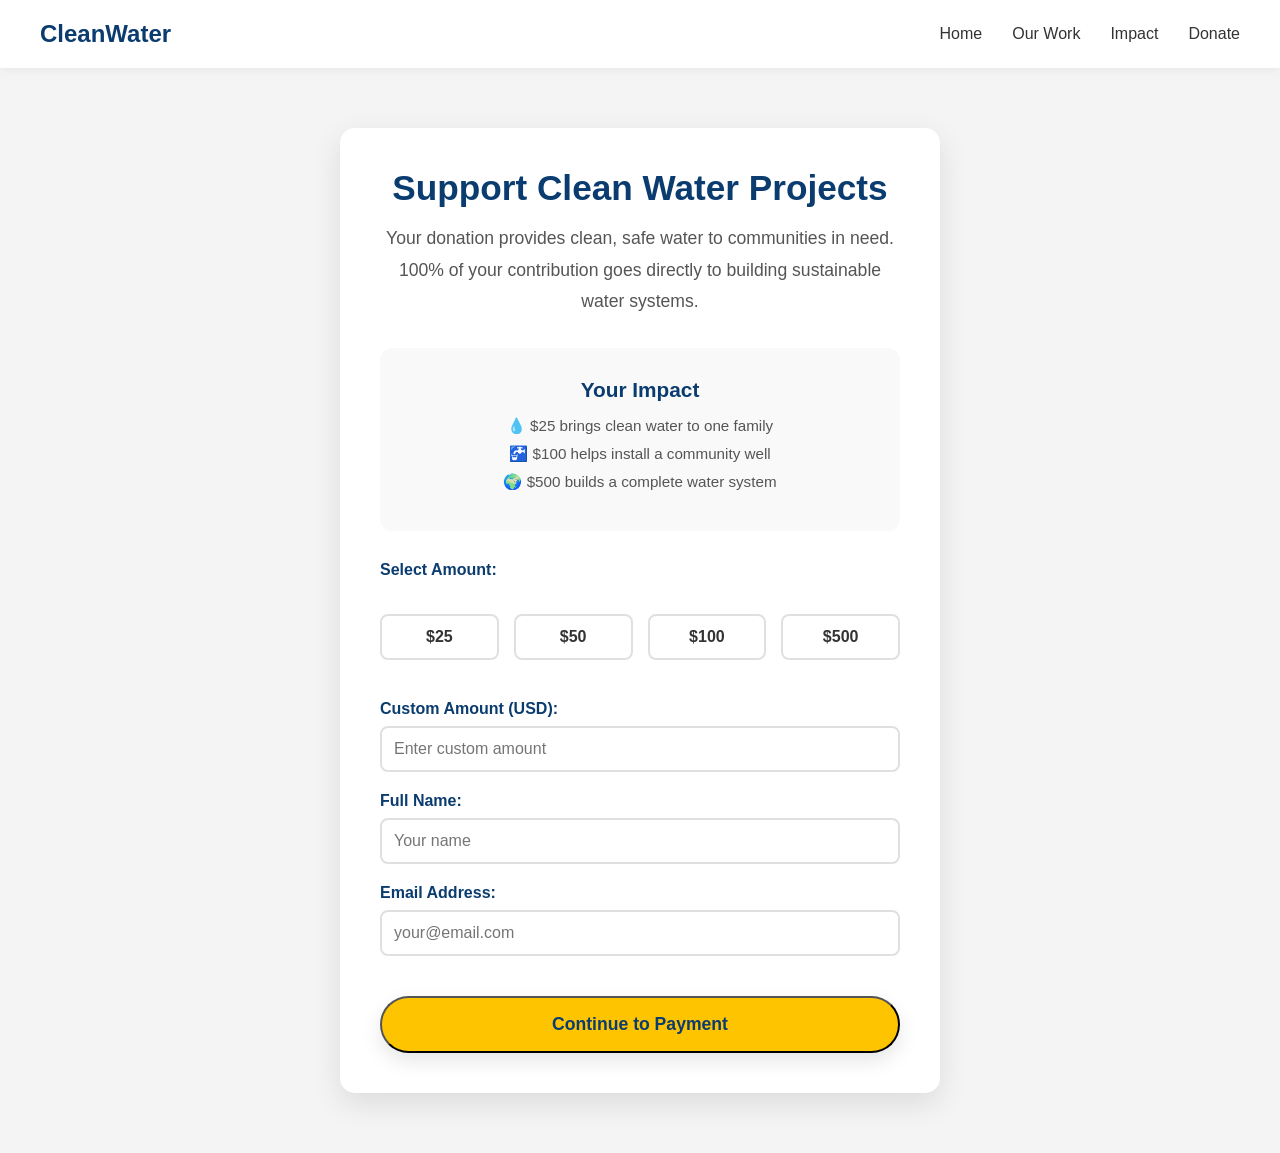
<file: donate.html>
<!DOCTYPE html>
<html lang="en">
<head>
  <meta charset="UTF-8">
  <meta name="viewport" content="width=device-width, initial-scale=1.0">
  <title>Donate to Clean Water Projects</title>
  <link rel="stylesheet" href="styles.css">

  <style>
    /* Donation page specific styling */
    .donation-container {
      max-width: 600px;
      margin: 60px auto;
      padding: 40px;
      background: white;
      border-radius: 15px;
      box-shadow: 0 10px 30px rgba(0, 0, 0, 0.1);
    }

    .donation-container h1 {
      font-size: 2.2rem;
      color: #0b3c6f;
      margin-bottom: 15px;
      text-align: center;
    }

    .donation-container p {
      color: #555;
      font-size: 1.1rem;
      line-height: 1.8;
      margin-bottom: 30px;
      text-align: center;
    }

    /* Donation form styling */
    .donation-form {
      display: flex;
      flex-direction: column;
      gap: 20px;
    }

    /* Form group for better organization */
    .form-group {
      display: flex;
      flex-direction: column;
    }

    /* Form labels */
    .donation-form label {
      font-weight: bold;
      color: #0b3c6f;
      margin-bottom: 8px;
      font-size: 1rem;
    }

    /* Form inputs */
    .donation-form input {
      padding: 12px;
      border: 2px solid #e0e0e0;
      border-radius: 8px;
      font-size: 1rem;
      font-family: inherit;
      transition: border-color 0.3s;
    }

    .donation-form input:focus {
      outline: none;
      border-color: #ffc400;
    }

    /* Radio button group for donation amounts */
    .amount-group {
      display: flex;
      gap: 15px;
      margin-bottom: 20px;
      flex-wrap: wrap;
    }

    .amount-button {
      flex: 1;
      min-width: 100px;
      padding: 12px;
      border: 2px solid #e0e0e0;
      background: white;
      border-radius: 8px;
      cursor: pointer;
      font-size: 1rem;
      font-weight: bold;
      color: #333;
      transition: all 0.3s;
    }

    .amount-button:hover {
      border-color: #ffc400;
    }

    .amount-button.selected {
      background-color: #ffc400;
      border-color: #ffc400;
      color: #0b3c6f;
    }

    /* Donation submit button */
    .donation-form .btn {
      background-color: #ffc400;
      color: #0b3c6f;
      padding: 16px;
      font-size: 1.1rem;
      width: 100%;
      text-align: center;
      margin-top: 20px;
    }

    /* Impact section */
    .impact-section {
      background: #f9f9f9;
      padding: 30px;
      border-radius: 12px;
      margin-bottom: 30px;
      text-align: center;
    }

    .impact-section h3 {
      color: #0b3c6f;
      margin-bottom: 15px;
      font-size: 1.3rem;
    }

    .impact-item {
      margin: 10px 0;
      color: #555;
      font-size: 0.95rem;
    }

    /* Mobile responsive */
    @media (max-width: 600px) {
      .donation-container {
        margin: 20px;
        padding: 20px;
      }

      .donation-container h1 {
        font-size: 1.8rem;
      }

      .amount-group {
        flex-direction: column;
      }

      .amount-button {
        min-width: auto;
      }
    }
  </style>
</head>
<body>

  <!-- NAVBAR -->
  <nav class="navbar">
    <div class="logo">CleanWater</div>
    <ul class="nav-links">
      <li><a href="index.html">Home</a></li>
      <li><a href="index.html#problem">Our Work</a></li>
      <li><a href="index.html#solution">Impact</a></li>
      <li><a href="donate.html">Donate</a></li>
    </ul>
  </nav>

  <!-- DONATION PAGE -->
  <div class="donation-container">
    <h1>Support Clean Water Projects</h1>
    <p>Your donation provides clean, safe water to communities in need. 100% of your contribution goes directly to building sustainable water systems.</p>

    <!-- Impact information -->
    <div class="impact-section">
      <h3>Your Impact</h3>
      <div class="impact-item">💧 $25 brings clean water to one family</div>
      <div class="impact-item">🚰 $100 helps install a community well</div>
      <div class="impact-item">🌍 $500 builds a complete water system</div>
    </div>

    <!-- Donation form -->
    <form class="donation-form" action="#" method="POST">
      <!-- Choose donation amount -->
      <label style="margin-bottom: 15px; font-weight: bold;">Select Amount:</label>
      <div class="amount-group">
        <button type="button" class="amount-button" data-amount="25">$25</button>
        <button type="button" class="amount-button" data-amount="50">$50</button>
        <button type="button" class="amount-button" data-amount="100">$100</button>
        <button type="button" class="amount-button" data-amount="500">$500</button>
      </div>

      <!-- Custom amount input -->
      <div class="form-group">
        <label for="custom-amount">Custom Amount (USD):</label>
        <input type="number" id="custom-amount" name="custom-amount" placeholder="Enter custom amount" min="1" step="0.01">
      </div>

      <!-- Donor information -->
      <div class="form-group">
        <label for="name">Full Name:</label>
        <input type="text" id="name" name="name" placeholder="Your name" required>
      </div>

      <div class="form-group">
        <label for="email">Email Address:</label>
        <input type="email" id="email" name="email" placeholder="your@email.com" required>
      </div>

      <!-- Submit button -->
      <button type="submit" class="btn">Continue to Payment</button>
    </form>
  </div>

  <script>
    // Handle amount button selection
    const amountButtons = document.querySelectorAll('.amount-button');
    const customAmountInput = document.getElementById('custom-amount');

    // Add click event to each amount button
    amountButtons.forEach(button => {
      button.addEventListener('click', function(e) {
        e.preventDefault();

        // Remove selected class from all buttons
        amountButtons.forEach(btn => btn.classList.remove('selected'));

        // Add selected class to clicked button
        this.classList.add('selected');

        // Update custom amount input
        customAmountInput.value = this.getAttribute('data-amount');
      });
    });

    // Clear button selection when custom amount is entered
    customAmountInput.addEventListener('input', function() {
      if (this.value) {
        amountButtons.forEach(btn => btn.classList.remove('selected'));
      }
    });
  </script>

</body>
</html>
</file>
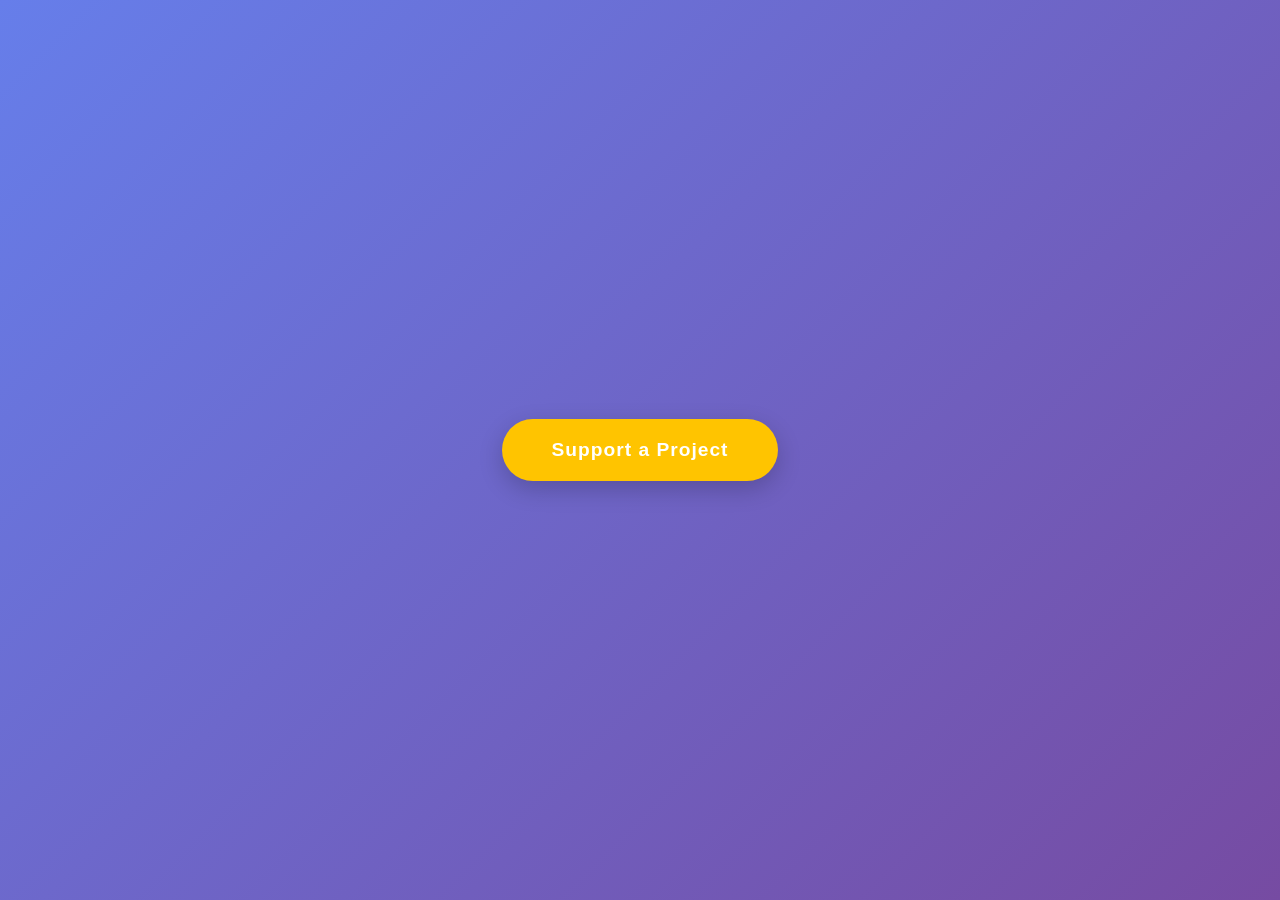
<file: support-button.html>
<!DOCTYPE html>
<html lang="en">
<head>
  <meta charset="UTF-8">
  <meta name="viewport" content="width=device-width, initial-scale=1.0">
  <title>Support a Project</title>
  
  <style>
    /* Reset all default margins and padding */
    * {
      margin: 0;
      padding: 0;
      box-sizing: border-box;
    }

    /* Style the body - full height and centered */
    body {
      font-family: 'Segoe UI', Tahoma, sans-serif;
      background: linear-gradient(135deg, #667eea 0%, #764ba2 100%);
      min-height: 100vh;
      display: flex;
      align-items: center;
      justify-content: center;
    }

    /* Container for the button */
    .button-container {
      text-align: center;
      padding: 20px;
    }

    /* Main support button styling */
    .support-btn {
      /* Text styling */
      font-size: 1.2rem;
      font-weight: bold;
      color: white;
      letter-spacing: 1px;

      /* Button appearance */
      background-color: #ffc400;
      border: none;
      padding: 20px 50px;
      border-radius: 50px;
      cursor: pointer;

      /* Shadow and effects */
      box-shadow: 0 8px 25px rgba(0, 0, 0, 0.2);
      transition: all 0.3s ease;

      /* Remove default button styling */
      text-decoration: none;
      display: inline-block;
    }

    /* Button hover effect - gets bigger and darker */
    .support-btn:hover {
      background-color: #ffb000;
      transform: translateY(-4px);
      box-shadow: 0 12px 35px rgba(0, 0, 0, 0.3);
    }

    /* Button active effect - when clicked */
    .support-btn:active {
      transform: translateY(-2px);
      box-shadow: 0 6px 20px rgba(0, 0, 0, 0.2);
    }

    /* Responsive design for mobile devices */
    @media (max-width: 600px) {
      .support-btn {
        font-size: 1rem;
        padding: 16px 40px;
      }

      body {
        padding: 20px;
      }
    }
  </style>
</head>
<body>
  <!-- Button container for centering -->
  <div class="button-container">
    <!-- Support button that links to donation page -->
    <a href="donate.html" class="support-btn">
      Support a Project
    </a>
  </div>
</body>
</html>
</file>
<file: styles.css>
/* RESET */
* {
  margin: 0;
  padding: 0;
  box-sizing: border-box;
}

html {
  scroll-behavior: smooth;
}

body {
  font-family: 'Segoe UI', Tahoma, sans-serif;
  background-color: #f4f4f4;
  color: #333;
}

/* NAVBAR */
.navbar {
  display: flex;
  justify-content: space-between;
  align-items: center;
  padding: 20px 40px;
  background: white;
  box-shadow: 0 2px 10px rgba(0,0,0,0.05);
  position: sticky;
  top: 0;
  z-index: 1000;
}

.logo {
  font-weight: bold;
  font-size: 1.5rem;
  color: #0b3c6f;
}

.nav-links {
  list-style: none;
  display: flex;
  gap: 30px;
}

.nav-links a {
  text-decoration: none;
  color: #333;
  font-weight: 500;
  transition: color 0.3s;
}

.nav-links a:hover {
  color: #ffc400;
}

/* HERO: Full-width background image with overlay */
.hero {
  height: 600px;
  background-size: cover;
  background-position: center;
  position: relative;
  display: flex;
  align-items: center;
  justify-content: center;
}

/* Dark overlay for better text readability */
.hero-overlay {
  position: absolute;
  top: 0;
  left: 0;
  width: 100%;
  height: 100%;
  background-color: rgba(0, 0, 0, 0.5);
  z-index: 1;
}

/* Centered hero content */
.hero-content {
  position: relative;
  z-index: 2;
  text-align: center;
  color: white;
  max-width: 600px;
  padding: 40px;
}

.hero-content h1 {
  font-size: 3.5rem;
  margin-bottom: 20px;
  font-weight: bold;
}

.hero-content p {
  font-size: 1.3rem;
  margin-bottom: 30px;
  line-height: 1.6;
}

.btn {
  text-decoration: none;
  background-color: #ffc400;
  color: #0b3c6f;
  font-weight: bold;
  padding: 18px 40px;
  border-radius: 50px;
  transition: all 0.3s ease;
  box-shadow: 0 8px 20px rgba(0,0,0,0.1);
  display: inline-block;
}

.btn:hover {
  background-color: #ffb000;
  transform: translateY(-4px);
  box-shadow: 0 12px 25px rgba(0,0,0,0.15);
}

/* PROBLEM SECTION: Images side-by-side */
.problem {
  padding: 80px 60px;
  background: white;
}

.problem-content {
  max-width: 1200px;
  margin: auto;
  display: flex;
  gap: 60px;
  align-items: center;
}

.problem-text {
  flex: 1;
  min-width: 300px;
}

.problem-text h2 {
  font-size: 2.5rem;
  color: #0b3c6f;
  margin-bottom: 20px;
}

.problem-text p {
  font-size: 1.1rem;
  line-height: 1.8;
  color: #555;
}

.problem-images {
  flex: 1;
  display: flex;
  gap: 20px;
}

.problem-images img {
  width: 100%;
  height: 350px;
  object-fit: cover;
  border-radius: 12px;
  box-shadow: 0 8px 20px rgba(0, 0, 0, 0.1);
}

/* SOLUTION SECTION: Image and text in two-column layout */
.solution {
  padding: 80px 60px;
  background: #f9f9f9;
}

.solution-content {
  max-width: 1200px;
  margin: auto;
  display: flex;
  gap: 60px;
  align-items: center;
}

.solution-image {
  flex: 1;
  width: 100%;
  height: 450px;
  object-fit: cover;
  border-radius: 12px;
  box-shadow: 0 8px 20px rgba(0, 0, 0, 0.1);
}

.solution-text {
  flex: 1;
  min-width: 300px;
}

.solution-text h2 {
  font-size: 2.5rem;
  color: #0b3c6f;
  margin-bottom: 20px;
}

.solution-text p {
  font-size: 1.1rem;
  line-height: 1.8;
  color: #555;
  margin-bottom: 15px;
}

/* REALITY SECTION: The daily struggle */
.reality {
  padding: 80px 60px;
  background: white;
}

.reality-content {
  max-width: 1200px;
  margin: auto;
  display: flex;
  gap: 60px;
  align-items: center;
}

.reality-image {
  flex: 1;
  width: 100%;
  height: 450px;
  object-fit: cover;
  border-radius: 12px;
  box-shadow: 0 8px 20px rgba(0, 0, 0, 0.1);
}

.reality-text {
  flex: 1;
  min-width: 300px;
}

.reality-text h2 {
  font-size: 2.5rem;
  color: #0b3c6f;
  margin-bottom: 20px;
}

.reality-text p {
  font-size: 1.1rem;
  line-height: 1.8;
  color: #555;
  margin-bottom: 15px;
}

/* TESTIMONIALS */
.testimonials {
  padding: 80px 40px;
  text-align: center;
  background: white;
}

/* Testimonials header image - water comparison */
.testimonials-header-image {
  width: 100%;
  max-width: 600px;
  height: 300px;
  object-fit: cover;
  border-radius: 12px;
  margin-bottom: 40px;
  box-shadow: 0 8px 20px rgba(0, 0, 0, 0.1);
  display: block;
}

.testimonials h2 {
  font-size: 2.2rem;
  margin-bottom: 50px;
  color: #0b3c6f;
  font-weight: bold;
}

.testimonial-container {
  display: flex;
  gap: 30px;
  justify-content: center;
  flex-wrap: wrap;
  max-width: 1400px;
  margin: 0 auto;
}

.testimonial-card {
  background: white;
  padding: 30px;
  border-radius: 12px;
  width: 100%;
  max-width: 320px;
  box-shadow: 0 8px 20px rgba(0, 0, 0, 0.08);
  transition: all 0.3s ease;
  border-left: 4px solid #ffc400;
  text-align: left;
}

.testimonial-card:hover {
  transform: translateY(-8px);
  box-shadow: 0 12px 30px rgba(0, 0, 0, 0.12);
}

/* Large quotation mark styling */
.testimonial-quote {
  font-size: 3rem;
  color: #ffc400;
  line-height: 1;
  display: block;
  margin-bottom: 15px;
  font-weight: bold;
}

.testimonial-card p {
  font-style: italic;
  margin-bottom: 20px;
  font-size: 0.95rem;
  line-height: 1.7;
  color: #555;
}

.testimonial-card h4 {
  color: #0b3c6f;
  font-weight: 600;
  font-size: 0.9rem;
  margin-top: 20px;
  border-top: 1px solid #eee;
  padding-top: 15px;
}

/* Featured testimonial card with image */
.testimonial-card-featured {
  background: linear-gradient(135deg, #0b3c6f 0%, #1e5fa3 100%);
  color: white;
  padding: 0;
  overflow: hidden;
  border-left: none;
}

.testimonial-card-featured p {
  color: white;
  padding: 25px;
  font-size: 1rem;
  line-height: 1.7;
}

.testimonial-card-featured h4 {
  color: #ffc400;
  border-top: 1px solid rgba(255, 255, 255, 0.2);
  padding: 15px 25px;
  margin: 0;
}

.testimonial-card-image {
  width: 100%;
  height: 250px;
  object-fit: cover;
  display: block;
}

/* FADE IN */
.fade-in {
  animation: fadeIn 1.2s ease forwards;
}

@keyframes fadeIn {
  from {
    opacity: 0;
    transform: translateY(20px);
  }
  to {
    opacity: 1;
    transform: translateY(0);
  }
}

/* SCROLL ANIMATION */
.scroll-animate {
  opacity: 0;
  transform: translateY(40px);
  transition: all 0.8s ease;
}

.scroll-animate.show {
  opacity: 1;
  transform: translateY(0);
}

/* FOOTER */
.footer {
  background-color: #0b3c6f;
  color: white;
  padding: 60px 40px 20px;
}

.footer-content {
  max-width: 1200px;
  margin: 0 auto;
  display: flex;
  gap: 40px;
  justify-content: space-around;
  flex-wrap: wrap;
  margin-bottom: 30px;
}

.footer-section {
  flex: 1;
  min-width: 200px;
}

/* IMPACT STORY */
.impact-story {
  padding: 80px 60px;
  background: #f9f9f9;
}

.impact-content {
  max-width: 1200px;
  margin: 0 auto;
  display: flex;
  gap: 40px;
  align-items: center;
}

.impact-image {
  flex: 1;
  width: 100%;
  height: 400px;
  object-fit: cover;
  border-radius: 12px;
  box-shadow: 0 8px 20px rgba(0, 0, 0, 0.1);
}

.impact-text {
  flex: 1;
  min-width: 300px;
}

.impact-text h2 {
  font-size: 2rem;
  color: #0b3c6f;
  margin-bottom: 15px;
}

.impact-text p {
  font-size: 1.1rem;
  line-height: 1.7;
  color: #555;
  margin-bottom: 10px;
}

.impact-note {
  font-weight: 600;
  color: #0b3c6f;
}

/* DONATION CALL-TO-ACTION */
.donation-cta {
  padding: 60px 20px;
  background: linear-gradient(90deg, #0b3c6f 0%, #1e5fa3 100%);
  color: white;
  text-align: center;
}

.donation-content {
  max-width: 900px;
  margin: 0 auto;
}

.donation-cta h2 {
  font-size: 2rem;
  margin-bottom: 10px;
}

.donation-cta p {
  font-size: 1.1rem;
  margin-bottom: 20px;
  color: rgba(255,255,255,0.95);
}

.donate-btn {
  background-color: #ffc400;
  color: #0b3c6f;
  font-weight: 800;
  padding: 18px 36px;
  border-radius: 8px;
  text-decoration: none;
  display: inline-block;
  font-size: 1.05rem;
  box-shadow: 0 8px 20px rgba(0,0,0,0.15);
}

.donate-btn:hover {
  transform: translateY(-3px);
  background-color: #ffb000;
}

/* RESPONSIVE STYLES
   Use media queries to scale typography and layout on smaller screens.
   This ensures the hero remains attention-grabbing while staying readable
   and that two-column layouts stack vertically on narrow viewports. */

@media (max-width: 900px) {
  .hero {
    height: 500px;
  }

  .hero-content h1 {
    font-size: 2.6rem;
  }

  .hero-content p {
    font-size: 1.1rem;
  }

  .btn {
    padding: 14px 30px;
  }

  /* Stack two-column sections vertically for readability */
  .problem-content,
  .solution-content,
  .reality-content,
  .impact-content {
    flex-direction: column;
  }

  .problem-images img,
  .solution-image,
  .reality-image,
  .impact-image {
    height: 300px;
  }
}

@media (max-width: 480px) {
  /* Further reduce sizes for small phones */
  .hero {
    height: 420px;
    padding: 0 20px;
  }

  .hero-content h1 {
    font-size: 2rem;
  }

  .hero-content p {
    font-size: 1rem;
  }

  .btn {
    padding: 12px 24px;
  }

  .navbar {
    padding: 12px 20px;
  }

  .nav-links {
    gap: 12px;
  }

  .testimonials h2 {
    font-size: 1.6rem;
  }

  .testimonial-container {
    gap: 20px;
  }
}


.footer-section h3 {
  font-size: 1.3rem;
  margin-bottom: 15px;
  font-weight: bold;
}

.footer-section h4 {
  font-size: 1rem;
  margin-bottom: 12px;
  font-weight: bold;
}

.footer-section p {
  font-size: 0.9rem;
  line-height: 1.6;
  color: #ccc;
}

.footer-section ul {
  list-style: none;
}

.footer-section li {
  margin-bottom: 8px;
}

.footer-section a {
  color: #ccc;
  text-decoration: none;
  font-size: 0.9rem;
  transition: color 0.3s;
}

.footer-section a:hover {
  color: #ffc400;
}

.footer-bottom {
  max-width: 1200px;
  margin: 0 auto;
  padding-top: 20px;
  border-top: 1px solid rgba(255, 196, 0, 0.2);
  text-align: center;
  color: #aaa;
  font-size: 0.85rem;
}

/* RESPONSIVE DESIGN: Mobile screens */
@media (max-width: 900px) {
  /* Hero responsive */
  .hero {
    height: 400px;
  }
  
  .hero-content h1 {
    font-size: 2.2rem;
  }
  
  .hero-content p {
    font-size: 1rem;
  }

  /* Problem section responsive */
  .problem {
    padding: 60px 30px;
  }
  
  .problem-content {
    flex-direction: column;
    gap: 40px;
  }
  
  .problem-images {
    flex-direction: column;
  }
  
  .problem-text h2 {
    font-size: 2rem;
  }

  /* Solution section responsive */
  .solution {
    padding: 60px 30px;
  }
  
  .solution-content {
    flex-direction: column-reverse;
    gap: 40px;
  }
  
  .solution-image {
    height: 300px;
  }
  
  .solution-text h2 {
    font-size: 2rem;
  }

  /* Reality section responsive */
  .reality {
    padding: 60px 30px;
  }

  .reality-content {
    flex-direction: column;
    gap: 40px;
  }

  .reality-image {
    height: 300px;
  }

  .reality-text h2 {
    font-size: 2rem;
  }

  /* Testimonials responsive */
  .testimonials {
    padding: 60px 20px;
  }

  .testimonials-header-image {
    height: 250px;
    margin-bottom: 30px;
  }

  .testimonials h2 {
    font-size: 1.8rem;
  }

  .testimonial-container {
    flex-direction: column;
    align-items: stretch;
    gap: 20px;
  }

  .testimonial-card {
    max-width: 100%;
    width: 100%;
  }

  .testimonial-card-image {
    height: 200px;
  }

  /* Footer responsive */
  .footer {
    padding: 40px 20px;
  }

  .footer-content {
    flex-direction: column;
    gap: 30px;
  }

  .footer-section {
    text-align: center;
  }
}
</file>
